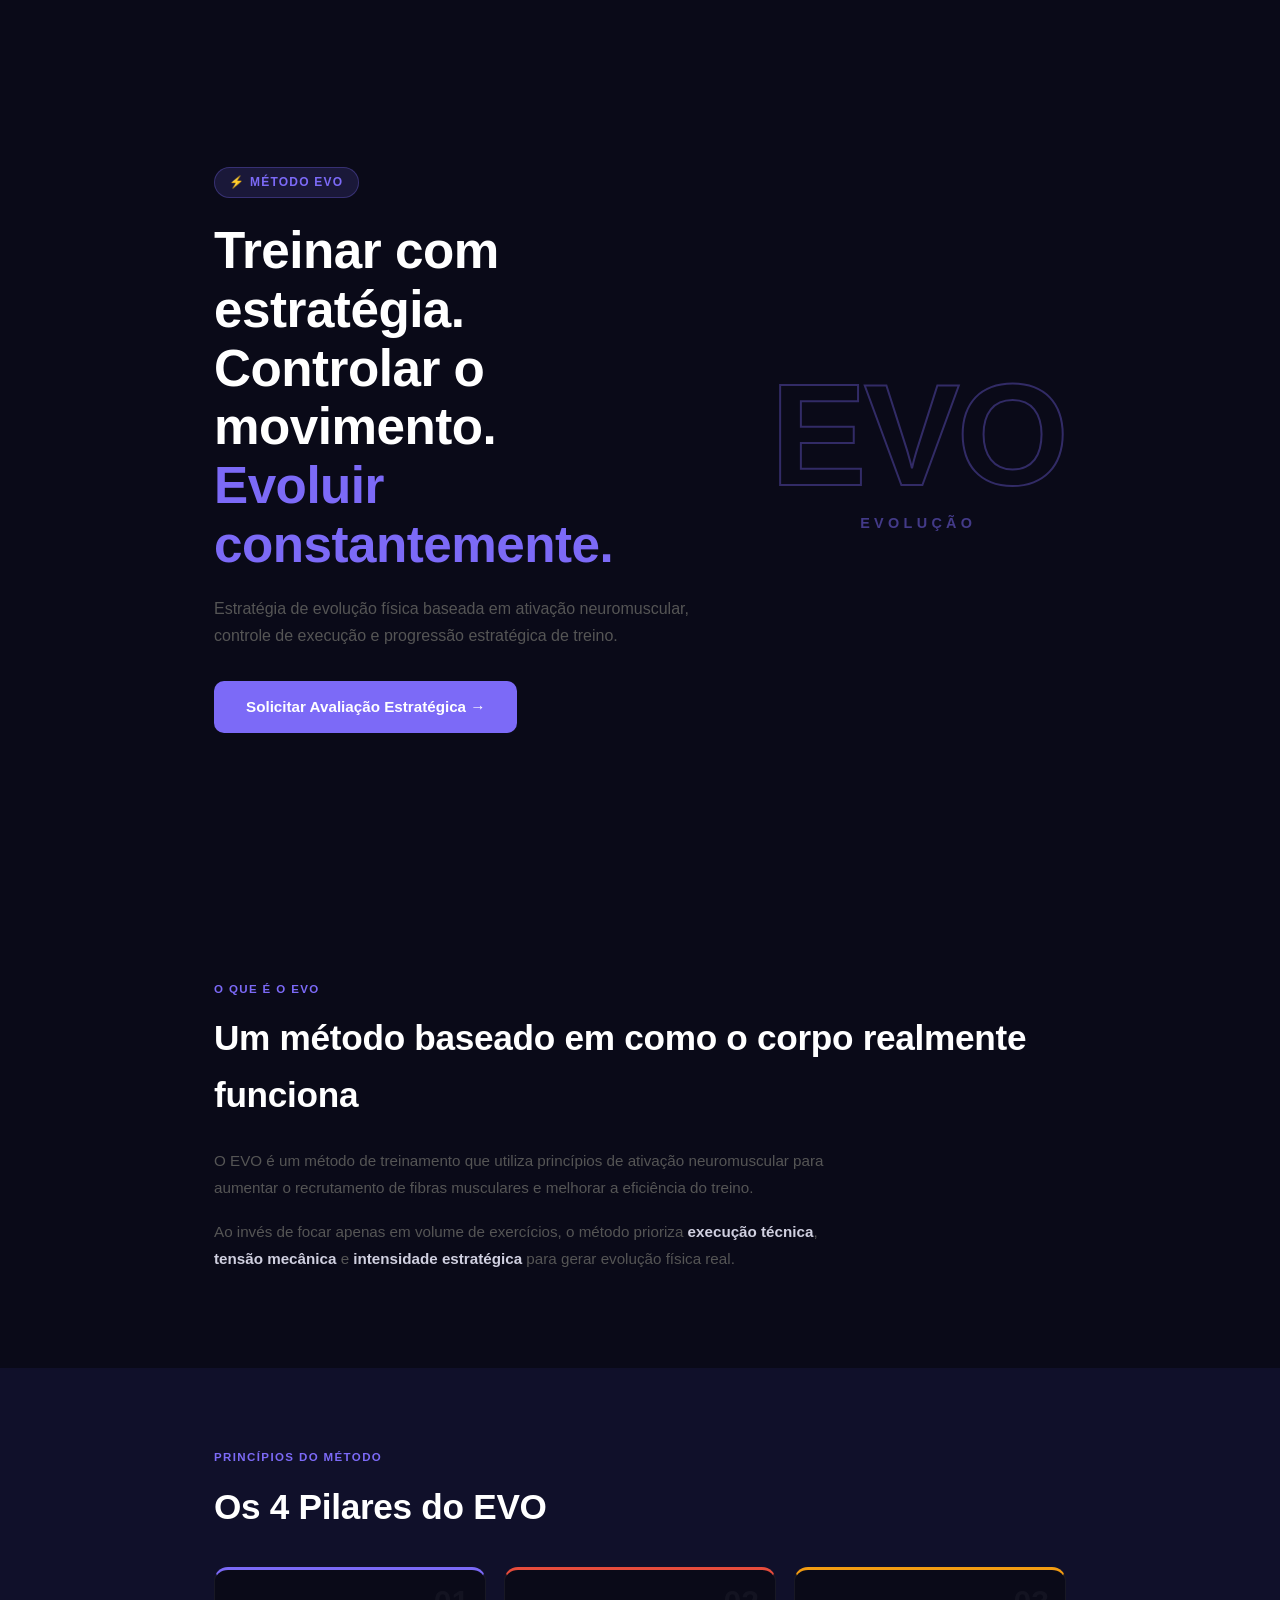
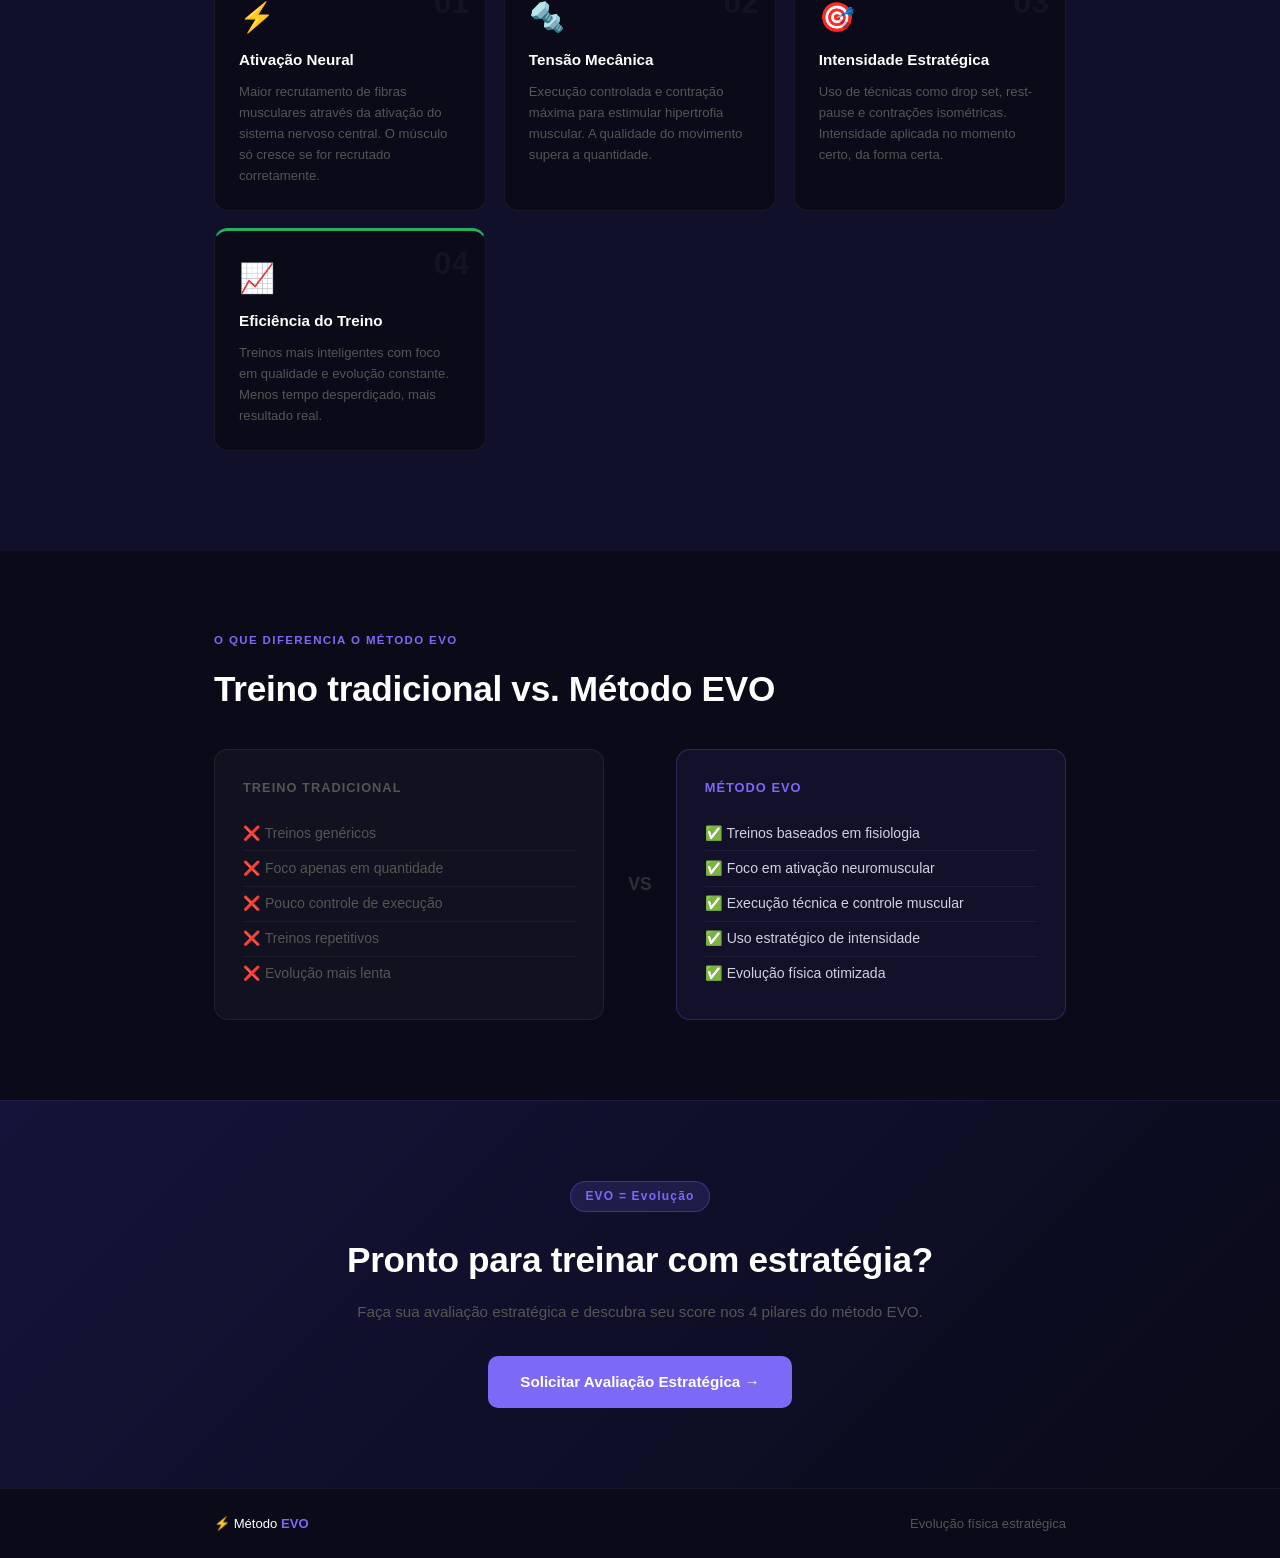
<file: index.html>
<head>
  <meta charset="UTF-8" />
  <meta name="viewport" content="width=device-width, initial-scale=1.0" />
  <title>Método EVO — Evolução Física Estratégica</title>

  <!-- CSS PRINCIPAL -->
  <link rel="stylesheet" href="./style.css">

  <!-- CSS DA LANDING -->
  <link rel="stylesheet" href="./landing.css">

</head>
<body>

  <!-- HERO -->
  <section class="hero">
    <div class="hero-inner">
      <div class="hero-badge">⚡ MÉTODO EVO</div>
      <h1>Treinar com estratégia.<br>Controlar o movimento.<br><span>Evoluir constantemente.</span></h1>
      <p class="hero-sub">Estratégia de evolução física baseada em ativação neuromuscular, controle de execução e progressão estratégica de treino.</p>
      <a href="https://alespy80.github.io/evo360-diagnostico/" class="btn-hero">Solicitar Avaliação Estratégica →</a>
    </div>
    <div class="hero-visual">
      <div class="evo-sigla">EVO</div>
      <div class="evo-sub">Evolução</div>
    </div>
  </section>

  <!-- O QUE É O EVO -->
  <section class="secao" id="oque">
    <div class="container">
      <div class="secao-label">O que é o EVO</div>
      <h2>Um método baseado em como o corpo realmente funciona</h2>
      <p class="secao-texto">
        O EVO é um método de treinamento que utiliza princípios de ativação neuromuscular para aumentar o recrutamento de fibras musculares e melhorar a eficiência do treino.
      </p>
      <p class="secao-texto">
        Ao invés de focar apenas em volume de exercícios, o método prioriza <strong>execução técnica</strong>, <strong>tensão mecânica</strong> e <strong>intensidade estratégica</strong> para gerar evolução física real.
      </p>
    </div>
  </section>

  <!-- 4 PILARES -->
  <section class="secao secao-dark" id="pilares">
    <div class="container">
      <div class="secao-label">Princípios do Método</div>
      <h2>Os 4 Pilares do EVO</h2>
      <div class="pilares-grid">
        <div class="pilar" data-cor="#7c6af7">
          <div class="pilar-icone">⚡</div>
          <div class="pilar-num">01</div>
          <h3>Ativação Neural</h3>
          <p>Maior recrutamento de fibras musculares através da ativação do sistema nervoso central. O músculo só cresce se for recrutado corretamente.</p>
        </div>
        <div class="pilar" data-cor="#e74c3c">
          <div class="pilar-icone">🔩</div>
          <div class="pilar-num">02</div>
          <h3>Tensão Mecânica</h3>
          <p>Execução controlada e contração máxima para estimular hipertrofia muscular. A qualidade do movimento supera a quantidade.</p>
        </div>
        <div class="pilar" data-cor="#f39c12">
          <div class="pilar-icone">🎯</div>
          <div class="pilar-num">03</div>
          <h3>Intensidade Estratégica</h3>
          <p>Uso de técnicas como drop set, rest-pause e contrações isométricas. Intensidade aplicada no momento certo, da forma certa.</p>
        </div>
        <div class="pilar" data-cor="#27ae60">
          <div class="pilar-icone">📈</div>
          <div class="pilar-num">04</div>
          <h3>Eficiência do Treino</h3>
          <p>Treinos mais inteligentes com foco em qualidade e evolução constante. Menos tempo desperdiçado, mais resultado real.</p>
        </div>
      </div>
    </div>
  </section>

  <!-- COMPARATIVO -->
  <section class="secao" id="diferencial">
    <div class="container">
      <div class="secao-label">O que diferencia o Método EVO</div>
      <h2>Treino tradicional vs. Método EVO</h2>
      <div class="comparativo">
        <div class="comp-col comp-trad">
          <div class="comp-titulo">Treino Tradicional</div>
          <ul>
            <li>❌ Treinos genéricos</li>
            <li>❌ Foco apenas em quantidade</li>
            <li>❌ Pouco controle de execução</li>
            <li>❌ Treinos repetitivos</li>
            <li>❌ Evolução mais lenta</li>
          </ul>
        </div>
        <div class="comp-vs">VS</div>
        <div class="comp-col comp-evo">
          <div class="comp-titulo">Método EVO</div>
          <ul>
            <li>✅ Treinos baseados em fisiologia</li>
            <li>✅ Foco em ativação neuromuscular</li>
            <li>✅ Execução técnica e controle muscular</li>
            <li>✅ Uso estratégico de intensidade</li>
            <li>✅ Evolução física otimizada</li>
          </ul>
        </div>
      </div>
    </div>
  </section>

  <!-- CTA FINAL -->
  <section class="secao secao-cta">
    <div class="container container-center">
      <div class="cta-badge">EVO = Evolução</div>
      <h2>Pronto para treinar com estratégia?</h2>
      <p>Faça sua avaliação estratégica e descubra seu score nos 4 pilares do método EVO.</p>
      <a href="https://alespy80.github.io/evo360-diagnostico/" class="btn-hero">Solicitar Avaliação Estratégica →</a>
    </div>
  </section>

  <footer>
    <div class="container">
      <span class="logo-footer">⚡ Método <strong>EVO</strong></span>
      <span>Evolução física estratégica</span>
    </div>
  </footer>

</body>
</html>
</file>
<file: style.css>
*{box-sizing:border-box;margin:0;padding:0}

body{font-family:'Segoe UI',sans-serif;background:#0a0a18;color:#d0d0e0;min-height:100vh}

/* HEADER */
header{background:linear-gradient(135deg,#0a0a18,#14143a);border-bottom:1px solid rgba(124,106,247,.15);padding:2rem 1rem;text-align:center}
.header-inner{max-width:860px;margin:0 auto}
.logo{font-size:1.9rem;font-weight:800;color:#fff;letter-spacing:-.5px;text-decoration:none}
.logo span{color:#7c6af7}
header p{color:rgba(255,255,255,.45);font-size:.88rem;margin-top:.35rem}

main{max-width:860px;margin:2rem auto;padding:0 1rem}

/* STEPS */
.steps{display:flex;align-items:center;margin-bottom:2rem}
.step{display:flex;align-items:center;gap:.45rem;padding:.45rem 1rem;border-radius:20px;font-size:.8rem;font-weight:700;background:#13132e;color:#444;cursor:default;transition:all .2s;white-space:nowrap}
.step span{width:20px;height:20px;border-radius:50%;background:rgba(255,255,255,.08);display:flex;align-items:center;justify-content:center;font-size:.7rem}
.step.ativa{background:#7c6af7;color:#fff;cursor:pointer}
.step.concluida{background:#27ae60;color:#fff;cursor:pointer}
.step-line{flex:1;height:2px;background:#13132e;min-width:16px}
.oculto{display:none!important}

/* CARDS */
.card{background:#10102a;border:1px solid rgba(124,106,247,.14);border-radius:14px;padding:1.5rem;margin-bottom:1.25rem}
.card h2{font-size:1rem;font-weight:700;color:#fff;margin-bottom:.35rem}
.desc{font-size:.82rem;color:#555;margin-bottom:1.1rem;line-height:1.5}

/* PILAR HEADER */
.pilar-header{border-left:3px solid var(--cor,#7c6af7)}
.pilar-tag{font-size:.72rem;font-weight:700;text-transform:uppercase;letter-spacing:.08em;color:#7c6af7;margin-bottom:.5rem}
.card[data-pilar="ativacao"]  .pilar-tag{color:#7c6af7}
.card[data-pilar="tensao"]    .pilar-tag{color:#e74c3c}
.card[data-pilar="intensidade"].pilar-tag{color:#f39c12}
.card[data-pilar="eficiencia"] .pilar-tag{color:#27ae60}
.card[data-pilar="ativacao"]  {border-left-color:#7c6af7}
.card[data-pilar="tensao"]    {border-left-color:#e74c3c}
.card[data-pilar="intensidade"]{border-left-color:#f39c12}
.card[data-pilar="eficiencia"] {border-left-color:#27ae60}

/* FORM */
.grid{display:grid;grid-template-columns:repeat(auto-fill,minmax(185px,1fr));gap:.9rem;margin-top:.9rem}
.campo-full{grid-column:1/-1}
.campo label{display:block;font-size:.72rem;font-weight:700;text-transform:uppercase;letter-spacing:.05em;color:#555;margin-bottom:.3rem}
.campo input,.campo select{width:100%;padding:.58rem .75rem;background:#0a0a18;border:1.5px solid #1e1e40;border-radius:8px;color:#d0d0e0;font-size:.88rem;font-family:inherit;transition:border-color .2s}
.campo input:focus,.campo select:focus{outline:none;border-color:#7c6af7}
.campo select option{background:#10102a}

/* AÇÕES */
.acoes{display:flex;gap:.7rem;margin:1.25rem 0;flex-wrap:wrap;align-items:center}
.acoes-fim{justify-content:flex-end}
button{cursor:pointer;border:none;border-radius:8px;font-weight:700;font-size:.88rem;padding:.65rem 1.4rem;transition:all .2s;font-family:inherit}
.btn-primary{background:#7c6af7;color:#fff}
.btn-primary:hover{background:#6355d4}
.btn-sec{background:#13132e;color:#888;border:1px solid #1e1e40}
.btn-sec:hover{background:#1e1e40}
.btn-print{background:#8e44ad;color:#fff}
.btn-print:hover{background:#6c3483}
.btn-verde{background:#27ae60;color:#fff}
.btn-verde:hover{background:#1e8449}

/* RESULTADO */
.res-header{background:linear-gradient(135deg,#14143a,#0a0a28);border:1px solid rgba(124,106,247,.25);border-radius:14px;padding:1.5rem;margin-bottom:1.25rem;display:flex;gap:1.25rem;align-items:flex-start;flex-wrap:wrap}
.res-logo{font-size:1.25rem;font-weight:800;color:#fff;white-space:nowrap}
.res-logo span{color:#7c6af7}
.res-nome{font-size:1.35rem;font-weight:700;color:#fff;margin-bottom:.25rem}
.res-meta{font-size:.82rem;color:#666;margin-bottom:.55rem}
.res-tags{display:flex;gap:.4rem;flex-wrap:wrap}
.tag{padding:.18rem .65rem;border-radius:20px;font-size:.72rem;font-weight:700}
.tag-nivel{background:rgba(124,106,247,.18);color:#7c6af7}
.tag-obj{background:rgba(39,174,96,.18);color:#27ae60}
.tag-freq{background:rgba(52,152,219,.18);color:#3498db}

/* SCORE GERAL */
.score-geral{background:#10102a;border:1px solid rgba(124,106,247,.2);border-radius:12px;padding:1.1rem 1.4rem;margin-bottom:1.25rem;display:flex;align-items:center;gap:1.25rem;flex-wrap:wrap}
.sg-esq{min-width:120px}
.sg-label{font-size:.72rem;color:#555;text-transform:uppercase;letter-spacing:.07em;margin-bottom:.2rem}
.sg-valor{font-size:1.25rem;font-weight:800}
.sg-barra-wrap{flex:1;min-width:100px;background:#1a1a38;border-radius:4px;height:8px;overflow:hidden}
.sg-barra-fill{height:100%;border-radius:4px;transition:width .8s ease}
.sg-num{font-size:1.4rem;font-weight:800;white-space:nowrap}
.sg-num span{font-size:.8rem;color:#444;font-weight:400}

/* PILARES RESULTADO */
.pilares-grid{display:grid;grid-template-columns:repeat(auto-fill,minmax(200px,1fr));gap:1rem;margin-bottom:1.25rem}
.pilar-card{background:#10102a;border:1px solid rgba(255,255,255,.06);border-radius:12px;padding:1.1rem;border-top:3px solid var(--cor,#7c6af7)}
.pc-top{display:flex;align-items:flex-start;gap:.6rem;margin-bottom:.55rem}
.pc-icone{font-size:1.3rem;flex-shrink:0;margin-top:1px}
.pc-info{flex:1}
.pc-titulo{font-size:.85rem;font-weight:700;color:#fff;line-height:1.2}
.pc-fonte{font-size:.7rem;color:#444;margin-top:.15rem}
.pc-score{font-size:.75rem;font-weight:700;white-space:nowrap;margin-top:2px}
.pc-barra{background:#1a1a38;border-radius:3px;height:4px;margin-bottom:.65rem;overflow:hidden}
.pc-fill{height:100%;border-radius:3px;transition:width .6s ease}
.pc-desc{font-size:.78rem;color:#555;line-height:1.5;margin-bottom:.55rem}
.pc-rec{font-size:.76rem;color:#777;line-height:1.5;border-top:1px solid #1a1a38;padding-top:.5rem}

/* SEÇÕES */
.res-secao{background:#10102a;border:1px solid rgba(124,106,247,.1);border-radius:12px;padding:1.25rem;margin-bottom:1.1rem}
.res-secao h3{font-size:.9rem;font-weight:700;color:#fff;margin-bottom:.9rem}

/* TESTES */
.testes-grid{display:grid;grid-template-columns:repeat(auto-fill,minmax(160px,1fr));gap:.8rem}
.teste-item{background:#0a0a18;border-radius:8px;padding:.85rem}
.ti-nome{font-size:.72rem;color:#555;text-transform:uppercase;letter-spacing:.05em;margin-bottom:.25rem}
.ti-val{font-size:1rem;font-weight:700;color:#fff;margin-bottom:.45rem}
.ti-val span{font-size:.72rem;color:#555;font-weight:400}
.ti-barra{background:#1a1a38;border-radius:3px;height:5px;margin-bottom:.35rem;overflow:hidden}
.ti-fill{height:100%;border-radius:3px}
.ti-class{font-size:.75rem;font-weight:700}

/* COMPOSIÇÃO */
.comp-grid{display:grid;grid-template-columns:repeat(auto-fill,minmax(120px,1fr));gap:.7rem}
.comp-item{background:#0a0a18;border-radius:8px;padding:.8rem;text-align:center}
.ci-label{font-size:.68rem;color:#555;text-transform:uppercase;letter-spacing:.05em;margin-bottom:.25rem}
.ci-val{font-size:1.05rem;font-weight:700;color:#fff}
.ci-status{font-size:.72rem;font-weight:700;margin-top:.2rem}

/* PROJEÇÃO */
.proj-secao{border-color:rgba(124,106,247,.25)}
.proj-aviso{font-size:.76rem;color:#444;font-style:italic;margin-bottom:.9rem}
.proj-grid{display:grid;grid-template-columns:repeat(auto-fill,minmax(170px,1fr));gap:.8rem}
.proj-card{background:#0a0a18;border-radius:8px;padding:.9rem}
.pj-titulo{font-size:.8rem;font-weight:700;color:#fff;margin-bottom:.65rem}
.pj-linha{display:flex;justify-content:space-between;align-items:center;padding:.28rem 0;border-bottom:1px solid #1a1a38;font-size:.82rem}
.pj-linha:last-child{border:none}
.pj-linha span:first-child{color:#444}
.pj-linha span:last-child{font-weight:600;color:#888}
.pj-dest span:last-child{font-weight:800!important}

/* TÉCNICAS */
.tec-grid{display:grid;grid-template-columns:repeat(auto-fill,minmax(195px,1fr));gap:.75rem}
.tec-card{background:#0a0a18;border-left:3px solid #7c6af7;border-radius:0 8px 8px 0;padding:.85rem 1rem}
.tec-pilar{font-size:.68rem;font-weight:700;text-transform:uppercase;letter-spacing:.06em;margin-bottom:.3rem}
.tec-nome{font-size:.85rem;font-weight:700;color:#fff;margin-bottom:.3rem}
.tec-desc{font-size:.77rem;color:#555;line-height:1.5}

/* ATENÇÃO */
.at-secao{border-color:rgba(243,156,18,.25);background:rgba(243,156,18,.04)}
.at-lista{padding-left:1.2rem}
.at-lista li{font-size:.82rem;color:#f39c12;margin-bottom:.35rem;line-height:1.5}

/* RESPONSIVO */
@media(max-width:580px){
  .steps{gap:.2rem}
  .step{padding:.4rem .65rem;font-size:.72rem}
  .res-header{flex-direction:column}
  .score-geral{flex-wrap:wrap}
}

/* IMPRESSÃO */
@media print{
  body{background:#fff;color:#111}
  header,.steps,.acoes{display:none!important}
  #etapa-1,#etapa-2{display:none!important}
  #etapa-3{display:block!important}
  .card,.res-secao,.res-header,.pilar-card,.teste-item,.comp-item,.proj-card,.tec-card{background:#fff!important;border-color:#ddd!important;break-inside:avoid}
  .logo span,.res-logo span{color:#5b4fd4}
  .sg-barra-wrap,.pc-barra,.ti-barra{background:#eee!important}
}
</file>
<file: landing.css>
*{box-sizing:border-box;margin:0;padding:0}

:root{
  --bg:#0a0a18;
  --bg2:#10102a;
  --bg3:#14143a;
  --roxo:#7c6af7;
  --vermelho:#e74c3c;
  --amarelo:#f39c12;
  --verde:#27ae60;
  --texto:#d0d0e0;
  --muted:#555;
}

body{font-family:'Segoe UI',sans-serif;background:var(--bg);color:var(--texto);line-height:1.6}

.container{max-width:900px;margin:0 auto;padding:0 1.5rem}
.container-center{text-align:center}

/* ── HERO ── */
.hero{
  min-height:100vh;
  display:flex;
  align-items:center;
  justify-content:space-between;
  gap:3rem;
  padding:4rem 1.5rem;
  max-width:900px;
  margin:0 auto;
  flex-wrap:wrap;
}

.hero-inner{flex:1;min-width:280px}

.hero-badge{
  display:inline-block;
  background:rgba(124,106,247,.15);
  color:var(--roxo);
  border:1px solid rgba(124,106,247,.3);
  border-radius:20px;
  padding:.3rem .9rem;
  font-size:.75rem;
  font-weight:700;
  letter-spacing:.1em;
  margin-bottom:1.5rem;
}

.hero h1{
  font-size:clamp(2rem,5vw,3.2rem);
  font-weight:800;
  color:#fff;
  line-height:1.15;
  margin-bottom:1.25rem;
  letter-spacing:-.5px;
}
.hero h1 span{color:var(--roxo)}

.hero-sub{
  font-size:1rem;
  color:var(--muted);
  max-width:480px;
  margin-bottom:2rem;
  line-height:1.7;
}

.btn-hero{
  display:inline-block;
  background:var(--roxo);
  color:#fff;
  padding:.85rem 2rem;
  border-radius:10px;
  font-weight:700;
  font-size:.95rem;
  text-decoration:none;
  transition:background .2s,transform .15s;
}
.btn-hero:hover{background:#6355d4;transform:translateY(-2px)}

/* VISUAL HERO */
.hero-visual{
  display:flex;
  flex-direction:column;
  align-items:center;
  justify-content:center;
  flex-shrink:0;
}
.evo-sigla{
  font-size:clamp(5rem,12vw,9rem);
  font-weight:900;
  color:transparent;
  -webkit-text-stroke:2px var(--roxo);
  letter-spacing:-.02em;
  line-height:1;
  opacity:.35;
}
.evo-sub{
  font-size:.9rem;
  font-weight:700;
  letter-spacing:.3em;
  text-transform:uppercase;
  color:var(--roxo);
  opacity:.5;
  margin-top:.25rem;
}

/* ── SEÇÕES ── */
.secao{padding:5rem 0}
.secao-dark{background:var(--bg2)}
.secao-cta{
  background:linear-gradient(135deg,var(--bg3),var(--bg));
  border-top:1px solid rgba(124,106,247,.15);
  padding:5rem 0;
}

.secao-label{
  font-size:.72rem;
  font-weight:700;
  text-transform:uppercase;
  letter-spacing:.12em;
  color:var(--roxo);
  margin-bottom:.75rem;
}

.secao h2{
  font-size:clamp(1.5rem,3vw,2.2rem);
  font-weight:800;
  color:#fff;
  margin-bottom:1.5rem;
  letter-spacing:-.3px;
}

.secao-texto{
  font-size:.95rem;
  color:var(--muted);
  max-width:640px;
  margin-bottom:1rem;
  line-height:1.8;
}
.secao-texto strong{color:var(--texto)}

/* ── PILARES ── */
.pilares-grid{
  display:grid;
  grid-template-columns:repeat(auto-fill,minmax(200px,1fr));
  gap:1.1rem;
  margin-top:2rem;
}

.pilar{
  background:var(--bg);
  border:1px solid rgba(255,255,255,.06);
  border-radius:14px;
  padding:1.5rem;
  position:relative;
  overflow:hidden;
  transition:transform .2s,border-color .2s;
}
.pilar:hover{transform:translateY(-4px)}
.pilar[data-cor="#7c6af7"]{border-top:3px solid #7c6af7}
.pilar[data-cor="#e74c3c"]{border-top:3px solid #e74c3c}
.pilar[data-cor="#f39c12"]{border-top:3px solid #f39c12}
.pilar[data-cor="#27ae60"]{border-top:3px solid #27ae60}

.pilar-icone{font-size:1.8rem;margin-bottom:.5rem}
.pilar-num{
  position:absolute;
  top:1rem;right:1rem;
  font-size:2rem;
  font-weight:900;
  color:rgba(255,255,255,.04);
  line-height:1;
}
.pilar h3{font-size:.95rem;font-weight:700;color:#fff;margin-bottom:.5rem}
.pilar p{font-size:.82rem;color:var(--muted);line-height:1.6}

/* ── COMPARATIVO ── */
.comparativo{
  display:flex;
  gap:1rem;
  align-items:stretch;
  margin-top:2rem;
  flex-wrap:wrap;
}

.comp-col{
  flex:1;
  min-width:220px;
  border-radius:14px;
  padding:1.75rem;
}
.comp-trad{
  background:rgba(255,255,255,.03);
  border:1px solid rgba(255,255,255,.07);
}
.comp-evo{
  background:rgba(124,106,247,.08);
  border:1px solid rgba(124,106,247,.25);
}

.comp-titulo{
  font-size:.8rem;
  font-weight:700;
  text-transform:uppercase;
  letter-spacing:.08em;
  margin-bottom:1.1rem;
}
.comp-trad .comp-titulo{color:var(--muted)}
.comp-evo  .comp-titulo{color:var(--roxo)}

.comp-col ul{list-style:none;padding:0}
.comp-col li{
  font-size:.88rem;
  padding:.45rem 0;
  border-bottom:1px solid rgba(255,255,255,.05);
  line-height:1.4;
}
.comp-col li:last-child{border:none}
.comp-trad li{color:var(--muted)}
.comp-evo  li{color:var(--texto)}

.comp-vs{
  display:flex;
  align-items:center;
  justify-content:center;
  font-size:1.1rem;
  font-weight:900;
  color:rgba(255,255,255,.15);
  padding:0 .5rem;
  flex-shrink:0;
}

/* ── CTA ── */
.cta-badge{
  display:inline-block;
  background:rgba(124,106,247,.15);
  color:var(--roxo);
  border:1px solid rgba(124,106,247,.3);
  border-radius:20px;
  padding:.3rem .9rem;
  font-size:.75rem;
  font-weight:700;
  letter-spacing:.1em;
  margin-bottom:1.25rem;
}
.secao-cta h2{margin-bottom:.75rem}
.secao-cta p{color:var(--muted);margin-bottom:2rem;font-size:.95rem}

/* ── FOOTER ── */
footer{
  border-top:1px solid rgba(255,255,255,.06);
  padding:1.5rem;
}
footer .container{
  display:flex;
  justify-content:space-between;
  align-items:center;
  flex-wrap:wrap;
  gap:.5rem;
  font-size:.82rem;
  color:var(--muted);
}
.logo-footer{color:#fff}
.logo-footer strong{color:var(--roxo)}

/* ── RESPONSIVO ── */
@media(max-width:640px){
  .hero{flex-direction:column;min-height:auto;padding:3rem 1.5rem}
  .hero-visual{display:none}
  .comparativo{flex-direction:column}
  .comp-vs{padding:.5rem 0}
}
</file>
